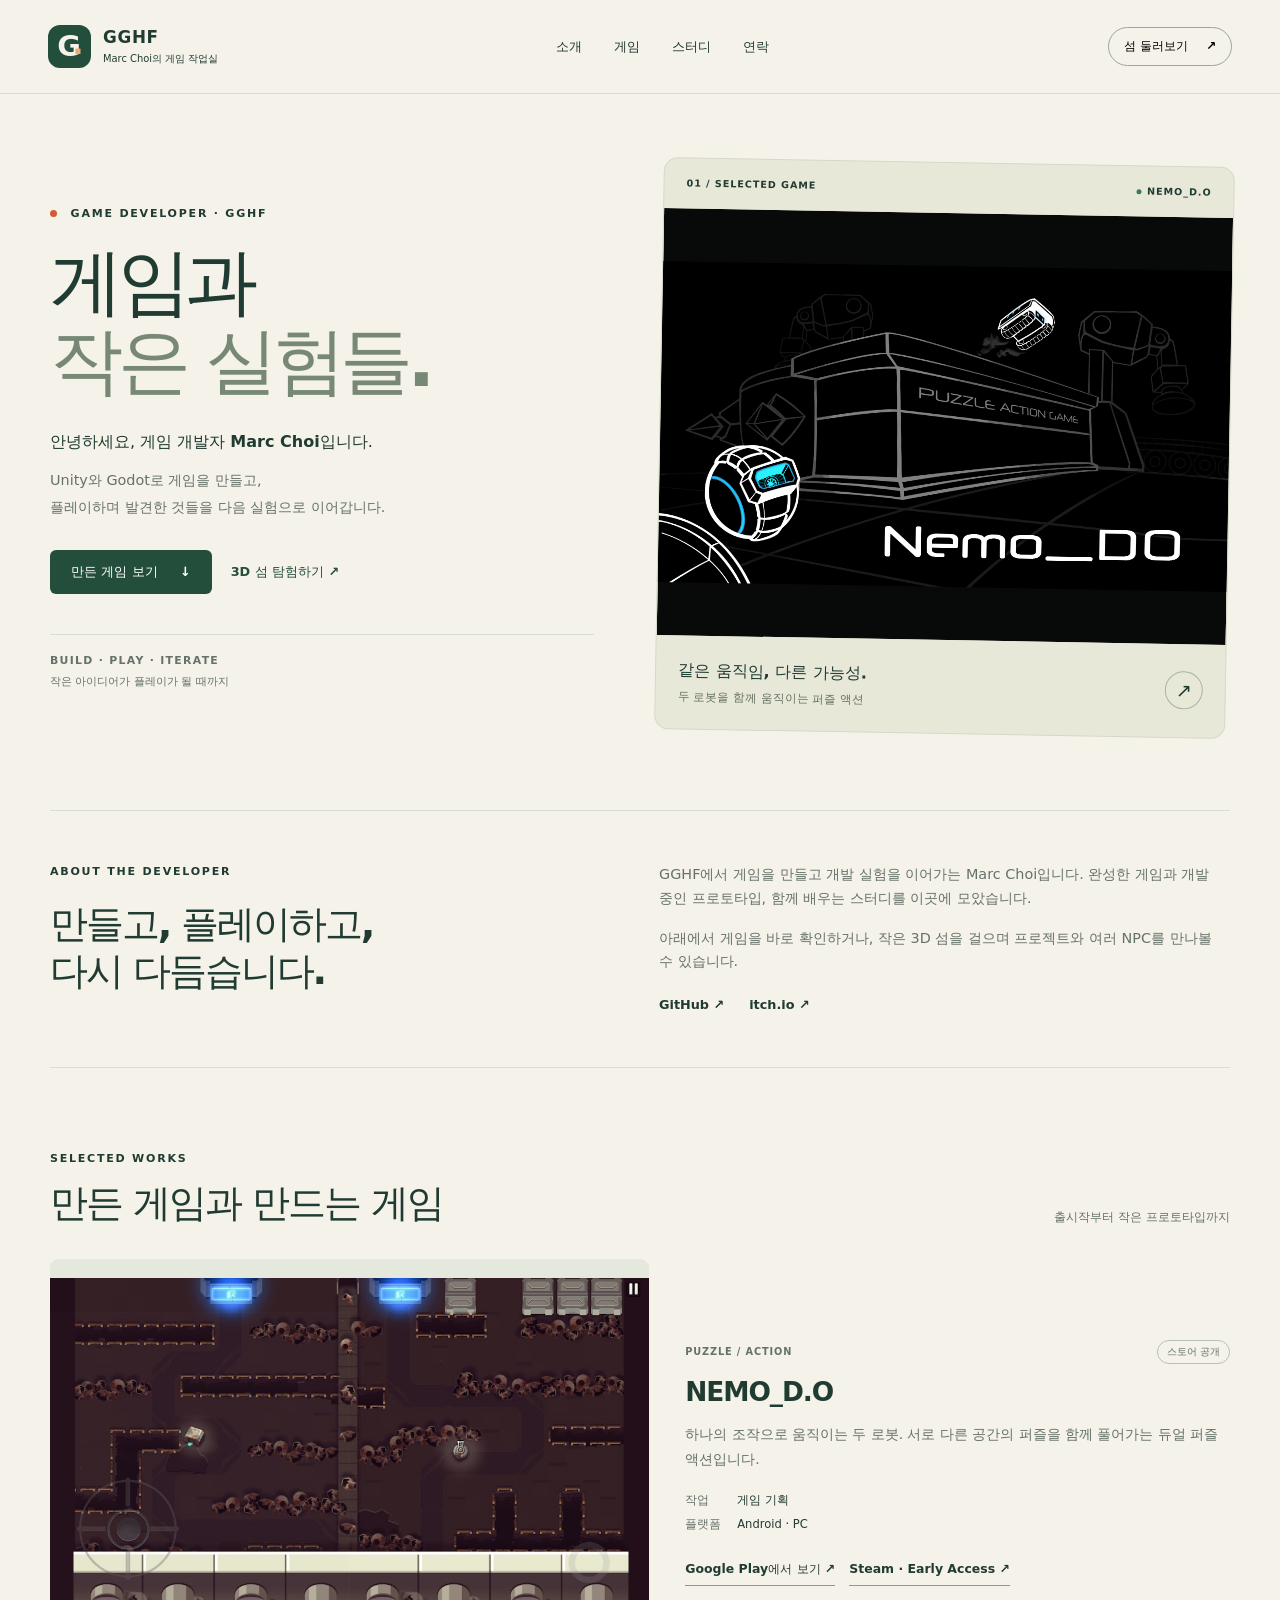
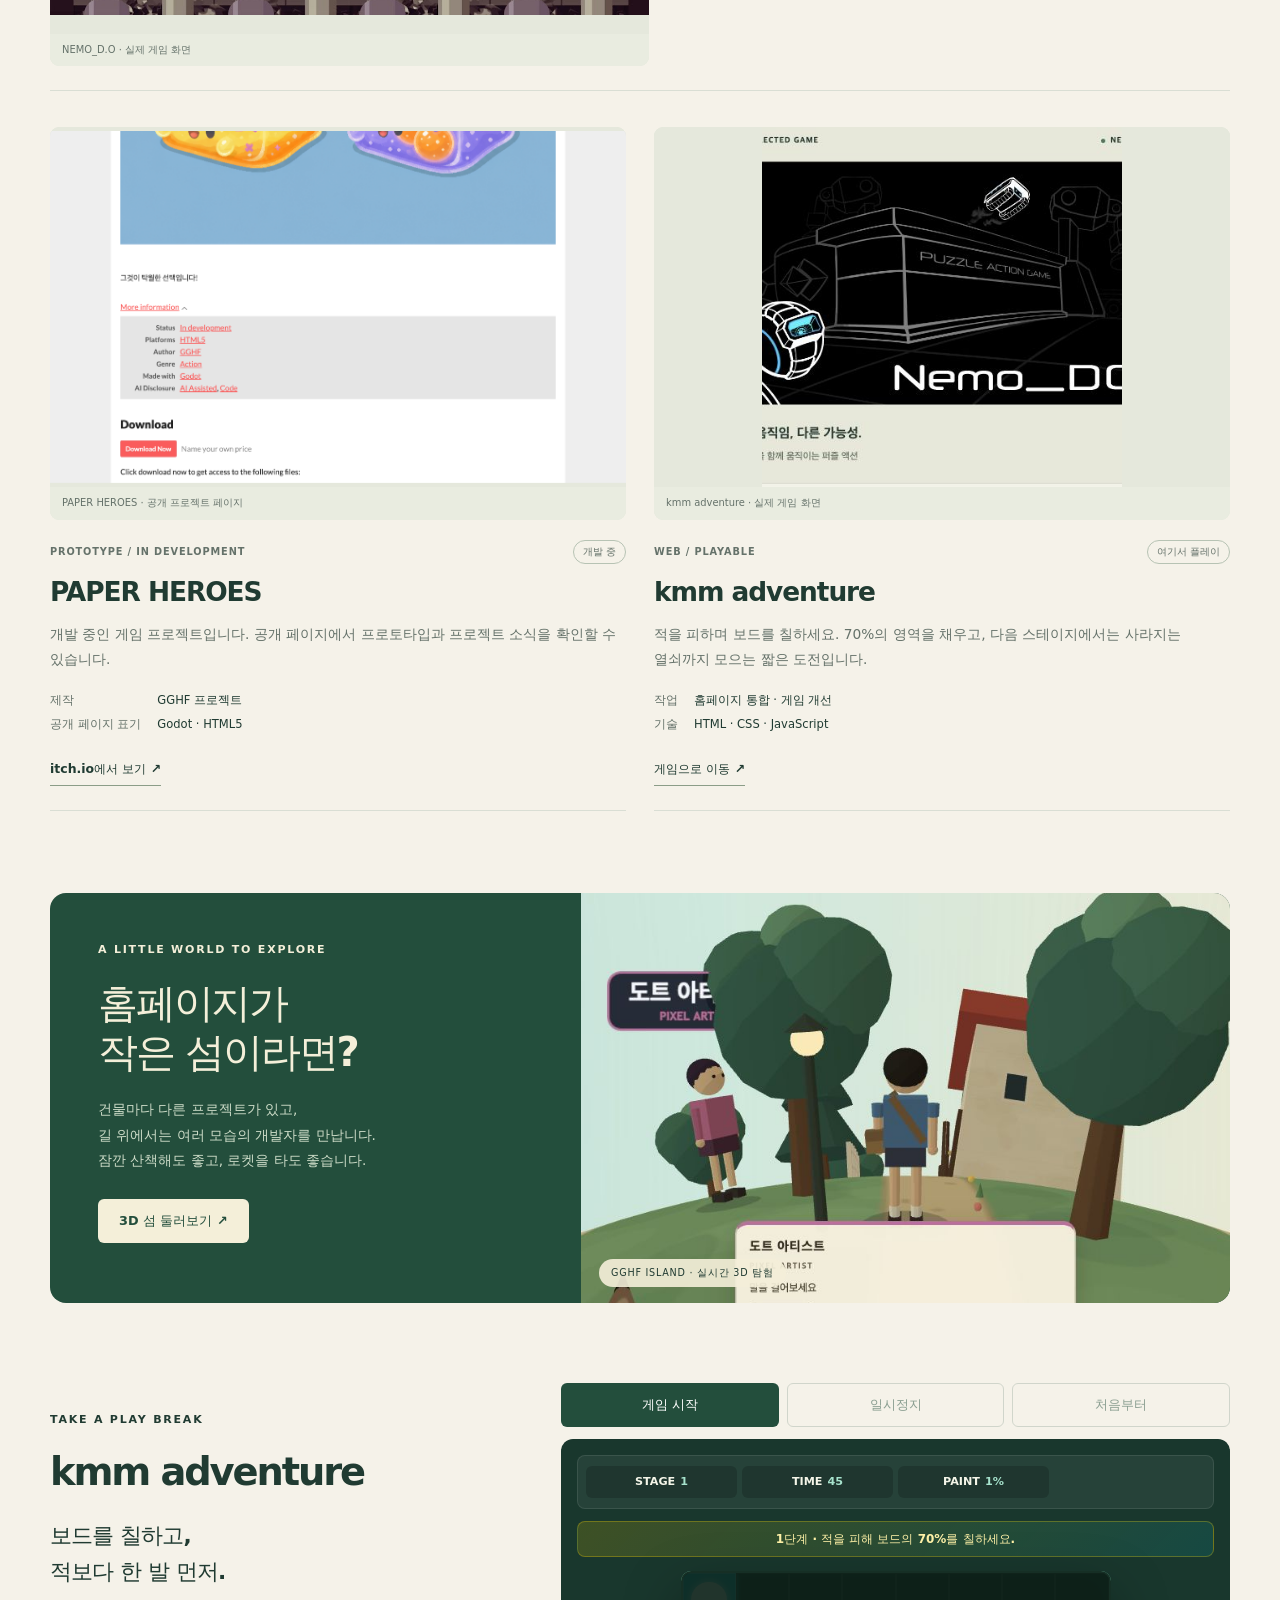
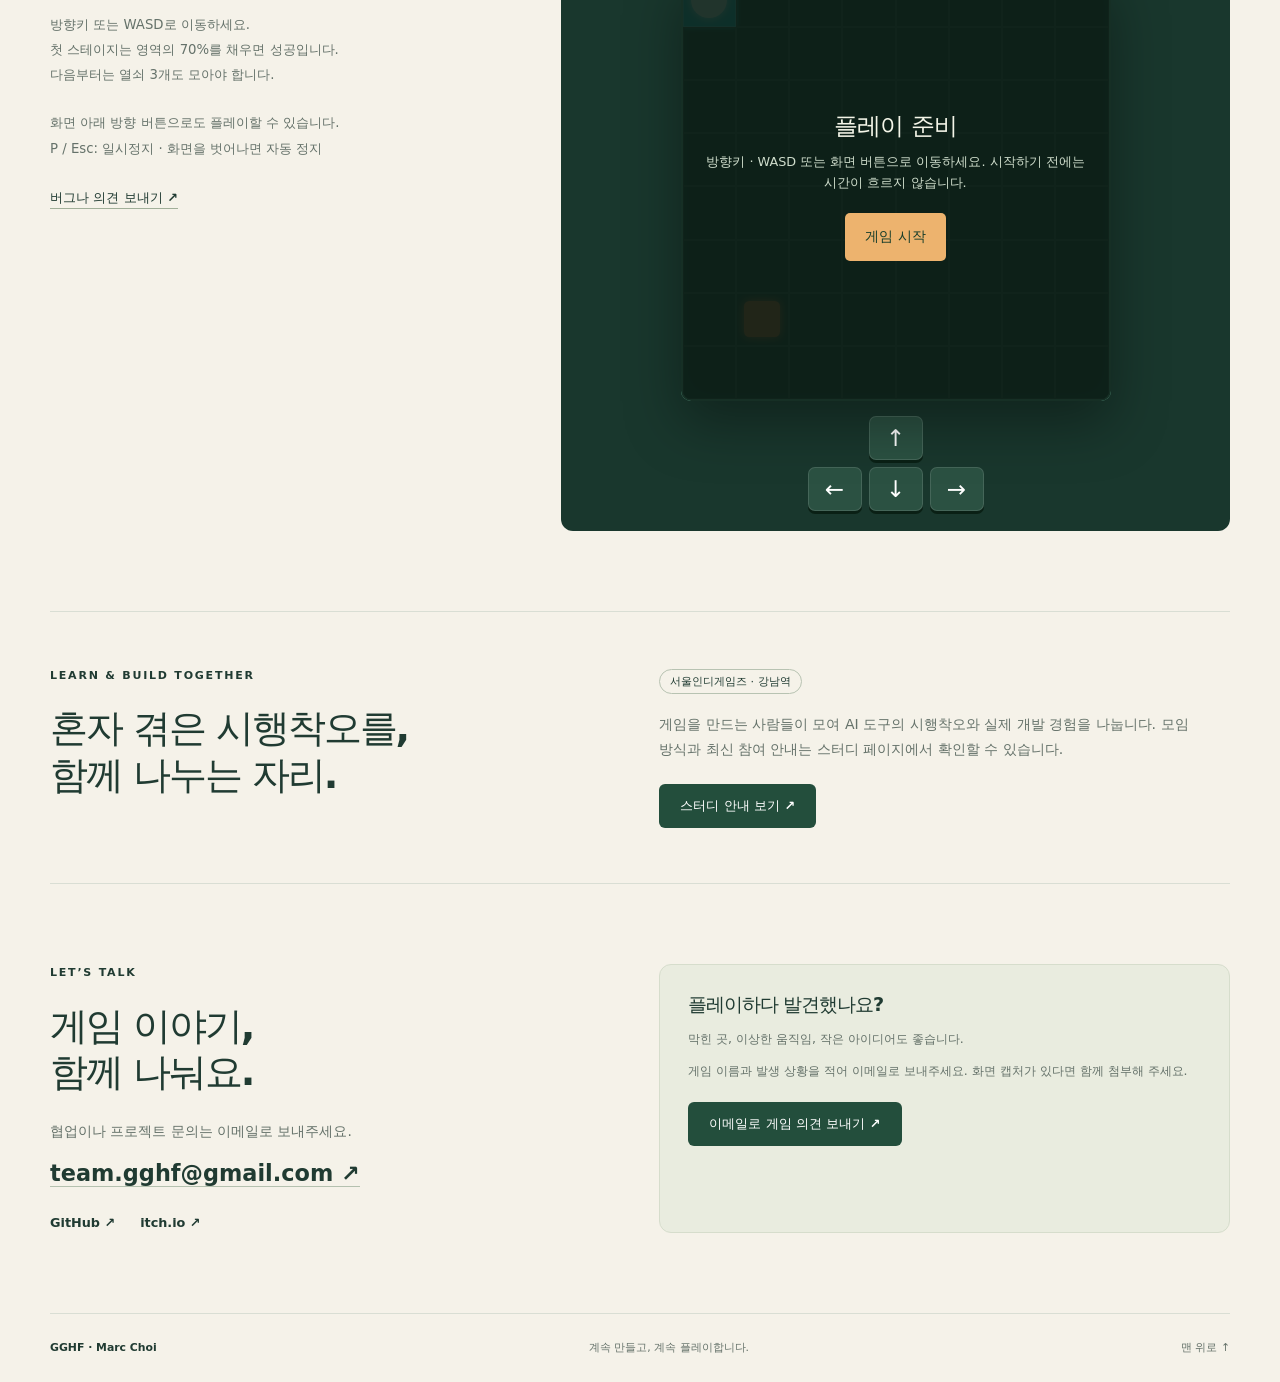
<file: index.html>
<!doctype html>
<html lang="ko">
<head>
  <meta charset="utf-8">
  <meta name="viewport" content="width=device-width, initial-scale=1">
  <meta name="theme-color" content="#f5f2e9">
  <title>Marc Choi · GGHF — 게임과 작은 실험들</title>
  <meta name="description" content="게임 개발자 Marc Choi와 GGHF의 홈페이지. NEMO_D.O, PAPER HEROES, 플레이 가능한 프로토타입과 3D 섬, 서울인디게임즈 스터디를 만나보세요.">
  <link rel="canonical" href="https://emptypizza.github.io/">
  <link rel="icon" href="assets/images/favicon.svg" type="image/svg+xml">
  <meta property="og:type" content="website">
  <meta property="og:locale" content="ko_KR">
  <meta property="og:title" content="Marc Choi · GGHF — 게임과 작은 실험들">
  <meta property="og:description" content="만들고, 플레이하고, 다시 다듬습니다. GGHF의 게임과 개발 실험을 둘러보세요.">
  <meta property="og:url" content="https://emptypizza.github.io/">
  <meta property="og:image" content="https://emptypizza.github.io/assets/images/og-marc-choi.jpg">
  <meta property="og:image:alt" content="GGHF 대표작 NEMO_D.O의 타이틀 이미지">
  <meta name="twitter:card" content="summary_large_image">
  <link rel="stylesheet" href="assets/css/site.css?v=20261027-6">
  <link rel="stylesheet" href="assets/css/game.css?v=20261027-6">
  <link rel="stylesheet" href="assets/css/island.css?v=20261027-6">
  <script type="importmap">{"imports":{"three":"https://cdn.jsdelivr.net/npm/three@0.161.0/build/three.module.js"}}</script>
  <script src="assets/data/content.js?v=20261027-6" defer></script>
  <script src="assets/js/game.js?v=20261027-6" defer></script>
  <script src="assets/js/hub.js?v=20261027-6" defer></script>
</head>
<body>
<a class="skip-link" href="#main">본문으로 건너뛰기</a>
<div class="site-shell">
  <header class="site-header">
    <a class="brand" href="#home" aria-label="GGHF 홈"><span class="brand-mark" aria-hidden="true">G<span>·</span></span><span>GGHF<small>Marc Choi의 게임 작업실</small></span></a>
    <nav aria-label="주 메뉴"><a href="#about">소개</a><a href="#projects">게임</a><a href="#study">스터디</a><a href="#contact">연락</a></nav>
    <button class="island-shortcut" data-open-island>섬 둘러보기 <span aria-hidden="true">↗</span></button>
  </header>
  <main id="main">
    <section class="intro section-wrap" id="home" aria-labelledby="intro-title">
      <div class="intro-copy">
        <p class="eyebrow"><span class="live-dot" aria-hidden="true"></span> GAME DEVELOPER · GGHF</p>
        <h1 id="intro-title">게임과<br><span>작은 실험들.</span></h1>
        <p class="intro-name">안녕하세요, 게임 개발자 <strong>Marc Choi</strong>입니다.</p>
        <p class="intro-description">Unity와 Godot로 게임을 만들고,<br>플레이하며 발견한 것들을 다음 실험으로 이어갑니다.</p>
        <div class="actions"><a class="button primary" href="#projects">만든 게임 보기 <span aria-hidden="true">↓</span></a><button class="button text-button" data-open-island>3D 섬 탐험하기 ↗</button></div>
        <div class="intro-note"><span>BUILD · PLAY · ITERATE</span><span>작은 아이디어가 플레이가 될 때까지</span></div>
      </div>
      <figure class="featured-visual">
        <div class="visual-heading"><span>01 / SELECTED GAME</span><span class="status-dot">NEMO_D.O</span></div>
        <a href="https://play.google.com/store/apps/details?id=com.GGHF.Nemo_DO" target="_blank" rel="noopener noreferrer" aria-label="NEMO_D.O Google Play에서 보기"><img src="assets/images/nemo-cover.jpg" width="1200" height="900" alt="NEMO_D.O의 두 로봇과 게임 타이틀" fetchpriority="high"></a>
        <figcaption><div><strong>같은 움직임, 다른 가능성.</strong><span>두 로봇을 함께 움직이는 퍼즐 액션</span></div><a href="#project-nemo" aria-label="NEMO_D.O 소개로 이동">↗</a></figcaption>
      </figure>
    </section>
    <section class="about section-wrap" id="about" aria-labelledby="about-title">
      <div><p class="eyebrow">ABOUT THE DEVELOPER</p><h2 id="about-title">만들고, 플레이하고,<br>다시 다듬습니다.</h2></div>
      <div class="about-copy"><p>GGHF에서 게임을 만들고 개발 실험을 이어가는 Marc Choi입니다. 완성한 게임과 개발 중인 프로토타입, 함께 배우는 스터디를 이곳에 모았습니다.</p><p>아래에서 게임을 바로 확인하거나, 작은 3D 섬을 걸으며 프로젝트와 여러 NPC를 만나볼 수 있습니다.</p><div class="plain-links"><a href="https://github.com/emptypizza" target="_blank" rel="noopener noreferrer">GitHub ↗</a><a href="https://gghf.itch.io" target="_blank" rel="noopener noreferrer">itch.io ↗</a></div></div>
    </section>
    <section class="projects section-wrap" id="projects" aria-labelledby="projects-title">
      <div class="section-heading"><div><p class="eyebrow">SELECTED WORKS</p><h2 id="projects-title">만든 게임과 만드는 게임</h2></div><span class="section-caption">출시작부터 작은 프로토타입까지</span></div>
      <div id="project-list" class="project-list"></div>
      <noscript><div class="no-script-projects"><h3>NEMO_D.O</h3><p>두 로봇을 동시에 움직이는 퍼즐 액션. <a href="https://play.google.com/store/apps/details?id=com.GGHF.Nemo_DO">Google Play에서 보기</a></p><h3>PAPER HEROES</h3><p>개발 중인 프로토타입. <a href="https://gghf.itch.io/paperers">itch.io 프로젝트 페이지</a></p><h3>kmm adventure</h3><p>브라우저 게임은 JavaScript를 켜면 플레이할 수 있습니다.</p></div></noscript>
    </section>
    <section class="island-feature section-wrap" id="island" aria-labelledby="island-title">
      <div class="island-feature-copy"><p class="eyebrow">A LITTLE WORLD TO EXPLORE</p><h2 id="island-title">홈페이지가<br>작은 섬이라면?</h2><p>건물마다 다른 프로젝트가 있고,<br>길 위에서는 여러 모습의 개발자를 만납니다.<br>잠깐 산책해도 좋고, 로켓을 타도 좋습니다.</p><button class="button light" data-open-island>3D 섬 둘러보기 ↗</button><p id="island-status" role="status" aria-live="polite"></p></div>
      <div class="island-preview"><img src="assets/images/island-preview-marc.png" alt="GGHF 작은 행성의 집과 캐릭터, 프로젝트 간판" loading="lazy" width="800" height="600"><span class="image-label">GGHF ISLAND · 실시간 3D 탐험</span></div>
    </section>
    <section class="play-section section-wrap" id="play" aria-labelledby="play-title">
      <div class="play-intro"><p class="eyebrow">TAKE A PLAY BREAK</p><h2 id="play-title">kmm adventure</h2><p class="lead">보드를 칠하고,<br>적보다 한 발 먼저.</p><p>방향키 또는 WASD로 이동하세요.<br>첫 스테이지는 영역의 70%를 채우면 성공입니다.<br>다음부터는 열쇠 3개도 모아야 합니다.</p><p class="control-note">화면 아래 방향 버튼으로도 플레이할 수 있습니다.<br>P / Esc: 일시정지 · 화면을 벗어나면 자동 정지</p><a class="underlined" href="#feedback">버그나 의견 보내기 ↗</a></div>
      <div class="game-shell">
        <div class="game-toolbar"><button class="button primary" id="game-start">게임 시작</button><button class="button secondary" id="game-pause" disabled>일시정지</button><button class="button secondary" id="game-restart">처음부터</button></div>
        <section class="play-card" aria-label="kmm adventure 게임">
          <div class="header"><div>STAGE <span id="stage-num">1</span></div><div>TIME <span id="time-display">45</span></div><div id="key-container" class="key-text">KEY <span id="key-display">0/3</span></div><div>PAINT <span id="score-display">1%</span></div></div>
          <p id="mission-text" class="mission-bar">시작 버튼을 눌러 도전하세요.</p>
          <div class="board-wrap"><div id="game-board" tabindex="0" role="group" aria-label="게임 보드. 시작 후 방향키 또는 WASD로 이동"></div><div id="overlay" role="status"><h3 id="result-title">준비됐나요?</h3><p id="result-desc">게임 시작 버튼을 눌러주세요.</p><button class="action-btn" id="overlay-btn">게임 시작</button></div></div>
          <div class="controls-area"><div class="d-pad"><span></span><button class="btn" type="button" data-move="up" aria-label="위로 이동">↑</button><span></span><button class="btn" type="button" data-move="left" aria-label="왼쪽 이동">←</button><button class="btn" type="button" data-move="down" aria-label="아래로 이동">↓</button><button class="btn" type="button" data-move="right" aria-label="오른쪽 이동">→</button></div></div>
        </section>
      </div>
    </section>
    <section class="study section-wrap" id="study" aria-labelledby="study-title"><div><p class="eyebrow">LEARN & BUILD TOGETHER</p><h2 id="study-title">혼자 겪은 시행착오를,<br>함께 나누는 자리.</h2></div><div><span class="small-tag">서울인디게임즈 · 강남역</span><p>게임을 만드는 사람들이 모여 AI 도구의 시행착오와 실제 개발 경험을 나눕니다. 모임 방식과 최신 참여 안내는 스터디 페이지에서 확인할 수 있습니다.</p><a class="button primary" data-study-link href="https://emptypizza.github.io/seoulindies/" target="_blank" rel="noopener noreferrer">스터디 안내 보기 ↗</a></div></section>
    <section class="contact section-wrap" id="contact" aria-labelledby="contact-title"><div class="contact-intro"><p class="eyebrow">LET’S TALK</p><h2 id="contact-title">게임 이야기,<br>함께 나눠요.</h2><p>협업이나 프로젝트 문의는 이메일로 보내주세요.</p><a class="email-link" href="mailto:team.gghf@gmail.com">team.gghf@gmail.com ↗</a><div class="plain-links"><a href="https://github.com/emptypizza" target="_blank" rel="noopener noreferrer">GitHub ↗</a><a href="https://gghf.itch.io" target="_blank" rel="noopener noreferrer">itch.io ↗</a></div></div>
      <section class="feedback-panel" id="feedback" aria-labelledby="feedback-title"><h3 id="feedback-title">플레이하다 발견했나요?</h3><p>막힌 곳, 이상한 움직임, 작은 아이디어도 좋습니다.</p><p>게임 이름과 발생 상황을 적어 이메일로 보내주세요. 화면 캡처가 있다면 함께 첨부해 주세요.</p><a class="button primary" href="mailto:team.gghf@gmail.com?subject=GGHF%20%EA%B2%8C%EC%9E%84%20%ED%94%BC%EB%93%9C%EB%B0%B1">이메일로 게임 의견 보내기 ↗</a></section>
    </section>
  </main>
  <footer class="site-footer section-wrap"><span>GGHF · Marc Choi</span><span>계속 만들고, 계속 플레이합니다.</span><a href="#home">맨 위로 ↑</a></footer>
</div>
<div id="village-screen" aria-label="GGHF 3D 섬">
  <div id="village-canvas-wrap"></div><div id="v-fade"></div>
  <div class="v-chip v-brand">GGHF ISLAND<small>Marc Choi의 작은 행성</small></div>
  <nav class="v-nav" aria-label="섬에서 홈페이지로 이동"><button data-leave-island="about">소개</button><button data-leave-island="projects">작품</button><button data-leave-island="study">스터디</button><button data-leave-island="contact">연락</button></nav>
  <button class="v-chip v-menu" id="v-menu" type="button">홈페이지 ↗</button>
  <button class="v-chip v-sound" id="v-sound" type="button" aria-label="섬 사운드 켜기" aria-pressed="false">🔇</button>
  <div class="v-chip v-hint"><span class="desktop-hint">WASD / 방향키로 이동 · E로 대화 · Esc로 홈페이지</span><span class="touch-hint">왼쪽 패드로 이동 · 가까이 가서 대화 버튼</span></div>
  <aside id="v-panel" role="dialog" aria-label="스팟 정보"><p class="vp-kor" id="vp-kor"></p><p class="vp-sub" id="vp-sub"></p><p class="vp-desc" id="vp-desc"></p><p class="vp-badge" id="vp-badge"></p><div id="vp-chat" role="log" aria-live="polite"></div><p id="vp-ai-notice" hidden>AI 대화는 Puter를 통해 전송됩니다. 이용 시 로그인과 사용량 결제가 필요할 수 있습니다.</p><form id="vp-chatform"><label class="sr-only" for="vp-input">메시지</label><input id="vp-input" maxlength="500" autocomplete="off" placeholder="짧은 메시지를 입력하세요"><button id="vp-send" type="submit">보내기</button></form><button id="v-act" type="button"></button></aside>
  <div id="v-joy" aria-label="이동 조이스틱"><div id="v-stick"></div></div><button id="v-int" type="button" aria-label="가까운 대상과 상호작용">대화</button>
</div>
</body>
</html>
</file>
<file: assets/css/site.css>
:root {
  --bg:#f5f2e9;
  --paper:#fffef9;
  --ink:#203b32;
  --muted:#65726a;
  --line:#d9ded4;
  --accent:#d55a30;
  --green:#234e3c;
  --cyan:#87d4bd;
  --gold:#f8d283;
  --panel-strong:#1a342c;
  --danger:#b82b20;
  --text:#203b32;
  font-family:Inter,'Apple SD Gothic Neo','Malgun Gothic',system-ui,sans-serif;
  color:var(--ink);
  background:var(--bg);
  font-synthesis:none
}
* {
  box-sizing:border-box
}
html {
  scroll-behavior:smooth;
  scroll-padding-top:110px
}
body {
  margin:0;
  line-height:1.65;
  word-break:keep-all;
  overflow-wrap:anywhere
}
button,input,textarea {
  font:inherit
}
button,a {
  -webkit-tap-highlight-color:transparent
}
button {
  cursor:pointer
}
button:disabled {
  cursor:not-allowed;
  opacity:.5
}
a {
  color:inherit;
  text-decoration:none
}
img {
  max-width:100%;
  display:block
}
h1,h2,h3,p,figure {
  margin:0
}
h1,h2,h3 {
  line-height:1.22;
  letter-spacing:-.055em
}
h2 {
  font-size:clamp(1.7rem,3vw,2.6rem)
}
button:focus-visible,a:focus-visible,input:focus-visible,textarea:focus-visible,[tabindex]:focus-visible {
  outline:3px solid var(--accent);
  outline-offset:5px
}
.section-wrap {
  width:min(1180px,calc(100% - 96px));
  margin-inline:auto
}
.eyebrow {
  font-size:.69rem;
  font-weight:800;
  letter-spacing:.16em;
  margin-bottom:20px
}
.site-header {
  width:min(1280px,100%);
  margin:auto;
  display:flex;
  align-items:center;
  justify-content:space-between;
  gap:20px;
  padding:25px 48px;
  border-bottom:1px solid var(--line)
}
.brand {
  display:flex;
  align-items:center;
  gap:12px;
  font-size:1.05rem;
  font-weight:900;
  letter-spacing:.04em;
  line-height:1.1
}
.brand small {
  display:block;
  font-size:.62rem;
  font-weight:500;
  letter-spacing:0;
  margin-top:7px
}
.brand-mark {
  background:var(--green);
  color:var(--bg);
  width:43px;
  height:43px;
  display:grid;
  place-content:center;
  font-size:1.8rem;
  border-radius:12px;
  position:relative
}
.brand-mark span {
  position:absolute;
  right:7px;
  bottom:0;
  color:#efaa6d
}
.site-header nav {
  display:flex;
  gap:32px;
  font-size:.83rem;
  font-weight:650
}
.site-header nav a {
  padding:10px 0
}
.site-header nav a:hover,.plain-links a:hover {
  color:var(--accent)
}
.island-shortcut {
  background:transparent;
  border:1px solid #9aa89b;
  border-radius:24px;
  padding:9px 15px;
  font-size:.75rem;
  font-weight:700;
  white-space:nowrap
}
.island-shortcut span {
  margin-left:14px
}
.intro {
  padding-block:68px 76px;
  display:grid;
  grid-template-columns:1fr 1.05fr;
  gap:65px;
  align-items:center
}
.live-dot {
  display:inline-block;
  width:7px;
  height:7px;
  background:var(--accent);
  border-radius:50%;
  margin-right:8px
}
h1 {
  font-size:clamp(3rem,5.7vw,5.3rem);
  line-height:1.08;
  letter-spacing:-.075em;
  font-weight:800
}
h1 span {
  color:#778877
}
.intro-name {
  margin-top:28px;
  font-size:1rem
}
.intro-description {
  margin-top:12px;
  color:var(--muted);
  font-size:.9rem;
  line-height:1.85
}
.actions {
  display:flex;
  flex-wrap:wrap;
  align-items:center;
  gap:18px;
  margin-top:30px
}
.button {
  display:inline-flex;
  align-items:center;
  justify-content:center;
  gap:22px;
  min-height:44px;
  padding:12px 20px;
  border:1px solid transparent;
  border-radius:6px;
  font-size:.8rem;
  font-weight:700;
  line-height:1.3;
  transition:background .15s,transform .15s
}
.button.primary {
  background:var(--green);
  color:#fff
}
.button.primary:hover {
  background:#153a2b
}
.button.secondary {
  background:transparent;
  border-color:#adbaae;
  color:var(--green)
}
.button.text-button {
  background:transparent;
  padding-inline:0;
  color:var(--green)
}
.button.light {
  background:#f4efd9;
  color:var(--green)
}
.intro-note {
  margin-top:40px;
  border-top:1px solid var(--line);
  padding-top:17px;
  display:flex;
  flex-direction:column;
  gap:3px;
  font-size:.68rem;
  color:var(--muted)
}
.intro-note span:first-child {
  letter-spacing:.12em;
  font-weight:700
}
.featured-visual {
  background:#e7e8d8;
  border:1px solid #d4d9cb;
  border-radius:14px;
  overflow:hidden;
  transform:rotate(1deg)
}
.visual-heading {
  display:flex;
  justify-content:space-between;
  gap:12px;
  padding:17px 22px;
  font-size:.6rem;
  letter-spacing:.1em;
  font-weight:800
}
.status-dot:before {
  content:'';
  display:inline-block;
  width:5px;
  height:5px;
  background:#387b59;
  border-radius:50%;
  margin-right:6px
}
.featured-visual img {
  width:100%;
  height:auto;
  aspect-ratio:4/3;
  object-fit:cover
}
.featured-visual figcaption {
  display:flex;
  justify-content:space-between;
  align-items:center;
  padding:22px;
  gap:14px
}
.featured-visual strong {
  display:block;
  font-size:1rem
}
.featured-visual figcaption span {
  font-size:.72rem;
  display:block;
  color:#637062;
  margin-top:4px
}
.featured-visual figcaption a {
  width:38px;
  height:38px;
  border:1px solid #a8b5a3;
  border-radius:50%;
  display:grid;
  place-items:center;
  font-size:1.2rem
}
.about {
  border-block:1px solid var(--line);
  padding-block:52px;
  display:grid;
  grid-template-columns:1fr 1.1fr;
  gap:90px
}
.about-copy {
  font-size:.9rem;
  color:var(--muted)
}
.about-copy p+p {
  margin-top:16px
}
.plain-links {
  display:flex;
  gap:25px;
  font-size:.8rem;
  font-weight:700;
  color:var(--ink);
  margin-top:20px
}
.projects {
  padding-block:82px
}
.section-heading {
  display:flex;
  justify-content:space-between;
  align-items:flex-end;
  gap:20px;
  margin-bottom:32px
}
.section-heading .eyebrow {
  margin-bottom:12px
}
.section-caption {
  font-size:.76rem;
  color:var(--muted)
}
.project-list {
  display:grid;
  grid-template-columns:1fr 1fr;
  gap:36px 28px
}
.project {
  border-bottom:1px solid var(--line);
  padding-bottom:24px;
  min-width:0
}
.project:first-child {
  grid-column:1/-1;
  display:grid;
  grid-template-columns:1.1fr 1fr;
  gap:36px;
  align-items:center
}
.project-image {
  background:#e5e8dc;
  position:relative;
  border-radius:9px;
  overflow:hidden
}
.project-image img {
  width:100%;
  aspect-ratio:16/10;
  object-fit:cover
}
.project-image figcaption {
  font-size:.62rem;
  padding:8px 12px;
  color:var(--muted);
  background:#e9ece0
}
.project-info {
  padding-top:20px
}
.project:first-child .project-info {
  padding-top:0
}
.project-kicker {
  display:flex;
  justify-content:space-between;
  gap:10px;
  align-items:center;
  color:var(--muted);
  font-size:.61rem;
  letter-spacing:.09em;
  font-weight:700
}
.project-status {
  border:1px solid #b7c3b4;
  border-radius:20px;
  padding:3px 9px;
  letter-spacing:0;
  white-space:nowrap
}
.project h3 {
  font-size:1.65rem;
  margin-top:12px;
  letter-spacing:-.04em
}
.project-description {
  font-size:.86rem;
  color:var(--muted);
  margin-top:14px;
  line-height:1.8
}
.project dl {
  margin:20px 0;
  display:grid;
  grid-template-columns:auto 1fr;
  gap:5px 16px;
  font-size:.72rem
}
.project dt {
  color:var(--muted)
}
.project dd {
  margin:0
}
.project-actions {
  display:flex;
  flex-wrap:wrap;
  gap:14px;
  font-size:.78rem;
  font-weight:750
}
.project-actions a {
  border-bottom:1px solid #8b9d88;
  padding-block:5px
}
.island-feature {
  display:grid;
  grid-template-columns:.9fr 1.1fr;
  background:var(--green);
  border-radius:16px;
  color:#f4efd9;
  overflow:hidden;
  margin-bottom:80px
}
.island-feature-copy {
  padding:48px
}
.island-feature h2 {
  font-size:2.5rem
}
.island-feature p:not(.eyebrow) {
  font-size:.85rem;
  color:#ccdbc7;
  margin:20px 0 25px;
  line-height:1.9
}
.island-feature #island-status {
  margin:12px 0 0;
  font-size:.73rem
}
.island-preview {
  position:relative;
  min-height:360px;
  overflow:hidden
}
.island-preview img {
  height:100%;
  width:100%;
  object-fit:cover
}
.image-label {
  position:absolute;
  bottom:16px;
  left:18px;
  background:#f4efd9e8;
  padding:6px 12px;
  border-radius:20px;
  font-size:.6rem;
  letter-spacing:.08em;
  color:var(--ink)
}
.play-section {
  display:grid;
  grid-template-columns:.8fr 1.2fr;
  gap:65px;
  padding-bottom:80px;
  align-items:start
}
.play-intro {
  padding-top:28px
}
.play-intro .lead {
  font-size:1.35rem;
  font-weight:600;
  letter-spacing:-.04em;
  margin:22px 0
}
.play-intro p:not(.lead):not(.eyebrow) {
  font-size:.83rem;
  color:var(--muted);
  line-height:1.9
}
.play-intro .control-note {
  margin:23px 0
}
.underlined {
  font-size:.8rem;
  font-weight:700;
  border-bottom:1px solid #a1af99;
  padding-bottom:3px
}
.game-shell {
  min-width:0
}
.game-toolbar {
  display:flex;
  gap:8px;
  flex-wrap:wrap;
  margin-bottom:12px
}
.game-toolbar .button {
  padding:10px 14px;
  flex:1
}
.study {
  padding-block:55px;
  border-block:1px solid var(--line);
  display:grid;
  grid-template-columns:1fr 1.1fr;
  gap:90px
}
.study p:not(.eyebrow) {
  font-size:.88rem;
  color:var(--muted);
  margin:18px 0 22px;
  line-height:1.8
}
.small-tag {
  font-size:.7rem;
  border:1px solid #b8c3b2;
  padding:5px 10px;
  border-radius:20px
}
.contact {
  padding-block:80px;
  display:grid;
  grid-template-columns:1fr 1.1fr;
  gap:90px
}
.contact-intro>p:not(.eyebrow) {
  font-size:.86rem;
  color:var(--muted);
  margin:24px 0 12px
}
.email-link {
  font-size:clamp(1rem,2vw,1.4rem);
  font-weight:700;
  border-bottom:1px solid #b4c1af
}
.feedback-panel {
  background:#e9ecdf;
  border:1px solid #d6ddcc;
  border-radius:12px;
  padding:28px
}
.feedback-panel h3 {
  font-size:1.2rem
}
.feedback-panel p {
  font-size:.78rem;
  color:var(--muted);
  margin-top:12px
}
.feedback-panel .button {
  margin-top:20px
}
.site-footer {
  display:flex;
  justify-content:space-between;
  gap:20px;
  border-top:1px solid var(--line);
  padding-block:25px;
  font-size:.68rem;
  color:var(--muted)
}
.site-footer span:first-child {
  font-weight:800;
  color:var(--ink)
}
.sr-only {
  position:absolute!important;
  width:1px;
  height:1px;
  padding:0;
  margin:-1px;
  overflow:hidden;
  clip:rect(0,0,0,0);
  white-space:nowrap;
  border:0
}
.skip-link {
  position:fixed;
  top:-100px;
  left:20px;
  z-index:999;
  background:var(--ink);
  color:white;
  padding:12px
}
.skip-link:focus {
  top:10px
}
.no-script-projects {
  padding:20px;
  border:1px solid var(--line)
}
.no-script-projects p {
  margin:10px 0 25px
}
@media(max-width:950px) {
  .section-wrap {
    width:calc(100% - 56px)
  }
  .site-header {
    padding:20px 28px
  }
  .site-header nav {
    gap:20px
  }
  .intro {
    gap:30px;
    padding-block:50px
  }
  .about,.study,.contact {
    gap:40px
  }
  .intro-note {
    margin-top:28px
  }
  .island-feature-copy {
    padding:32px
  }
  .island-feature h2 {
    font-size:2.1rem
  }
  .play-section {
    gap:28px
  }
  .project:first-child {
    gap:24px
  }
}
@media(max-width:650px) {
  html {
    scroll-padding-top:28px
  }
  .section-wrap {
    width:calc(100% - 36px)
  }
  .site-header {
    padding:16px 18px;
    flex-wrap:wrap;
    gap:18px
  }
  .brand small {
    font-size:.6rem
  }
  .site-header nav {
    order:3;
    width:100%;
    justify-content:space-between;
    border-top:1px solid var(--line);
    padding-top:8px
  }
  .site-header nav a {
    padding:4px 10px
  }
  .island-shortcut {
    margin-left:auto;
    font-size:.7rem
  }
  .intro {
    grid-template-columns:1fr;
    padding-block:38px 45px;
    gap:32px
  }
  .intro h1 {
    font-size:3.5rem
  }
  .intro-name {
    font-size:.92rem;
    margin-top:22px
  }
  .intro-description {
    font-size:.85rem
  }
  .intro-note {
    display:none
  }
  .featured-visual {
    transform:none
  }
  .featured-visual img {
    max-height:290px;
    object-position:center
  }
  .about,.study,.contact {
    grid-template-columns:1fr;
    gap:24px;
    padding-block:40px
  }
  .eyebrow {
    margin-bottom:14px
  }
  .projects {
    padding-block:44px
  }
  .section-heading {
    display:block;
    margin-bottom:24px
  }
  .section-caption {
    display:block;
    margin-top:12px
  }
  .project-list {
    grid-template-columns:1fr;
    gap:32px
  }
  .project:first-child {
    grid-column:auto;
    display:block
  }
  .project:first-child .project-info {
    padding-top:20px
  }
  .project h3 {
    font-size:1.55rem
  }
  .island-feature {
    grid-template-columns:1fr;
    margin-bottom:44px
  }
  .island-feature-copy {
    padding:30px
  }
  .island-feature h2 {
    font-size:2.2rem
  }
  .island-preview {
    min-height:240px;
    max-height:300px
  }
  .play-section {
    grid-template-columns:1fr;
    gap:24px;
    padding-bottom:44px
  }
  .play-intro {
    padding:0
  }
  .play-intro .lead {
    margin:16px 0;
    font-size:1.2rem
  }
  .play-intro .lead br {
    display:none
  }
  .game-toolbar .button {
    font-size:.72rem;
    padding-inline:8px;
    gap:4px
  }
  .feedback-panel {
    padding:22px
  }
  .site-footer {
    flex-wrap:wrap;
    gap:10px
  }
  .site-footer span:nth-child(2) {
    order:3;
    width:100%
  }
}
@media(prefers-reduced-motion:reduce) {
  html {
    scroll-behavior:auto
  }
  *,*::before,*::after {
    animation-duration:.01ms!important;
    transition-duration:.01ms!important;
    animation-iteration-count:1!important
  }
}
/* Preserve complete game artwork at every breakpoint. */
.featured-visual img {
  object-fit:contain;
  background:#080a09
}
.project-image img {
  height:auto;
  object-fit:contain;
  background:#e5e8dc
}
.island-preview img {
  position:absolute;
  inset:0
}
</file>
<file: assets/css/game.css>
.header  {
  width: 100%;
  min-height: 54px;
  display: grid;
  grid-template-columns: repeat(4, 1fr);
  gap: 8px;
  align-items: center;
  padding: 8px;
  border-radius: 20px;
  background: rgba(255,255,255,0.06);
  border: 1px solid rgba(255,255,255,0.09);
  font-weight: 900;
  font-size: 0.92rem;
  z-index: 10;
}
.header > div  {
  min-height: 38px;
  display: flex;
  align-items: center;
  justify-content: center;
  border-radius: 14px;
  background: rgba(0,0,0,0.18);
  text-align: center;
  white-space: nowrap;
}
.highlight  {
  color: var(--cyan);
}
.key-text  {
  color: var(--gold);
  display: none;
}
.mission-bar  {
  width: 100%;
  margin: 12px 0 14px;
  background: linear-gradient(135deg, rgba(255,215,0,0.16), rgba(0,229,255,0.10));
  border: 1px solid rgba(255,215,0,0.28);
  color: #fff2a8;
  text-align: center;
  padding: 10px 12px;
  border-radius: 17px;
  font-size: 0.94rem;
  font-weight: 800;
  transition: all 0.3s;
}
#game-board  {
  display: grid;
  width: min(88vw, 430px);
  height: min(88vw, 430px);
  max-width: 430px;
  max-height: 430px;
  margin: 0 auto 14px;
  border: 4px solid rgba(0,229,255,0.28);
  border-radius: 24px;
  overflow: hidden;
  background: #000;
  position: relative;
  box-shadow: inset 0 0 30px rgba(0,229,255,0.08), 0 22px 55px rgba(0,0,0,0.35);
}
.cell  {
  border: 1px solid #222;
  box-sizing: border-box;
  display: flex;
  justify-content: center;
  align-items: center;
}
.painted  {
  background-color: #00bcd4;
  box-shadow: 0 0 5px #00bcd4;
  border: 1px solid #4dd0e1;
  transition: background-color 0.1s;
}
.player  {
  background-color: #ffffff;
  border-radius: 50%;
  box-shadow: 0 0 10px #ffffff;
  z-index: 10;
  width: 70%;
  height: 70%;
}
.enemy  {
  background-color: #ff3d00;
  border-radius: 15%;
  box-shadow: 0 0 10px #ff3d00;
  z-index: 5;
  width: 70%;
  height: 70%;
  transition: all 0.2s ease-in-out;
}
.gold-key  {
  width: 60%;
  height: 60%;
  background-color: #ffd700;
  border-radius: 50%;
  box-shadow: 0 0 15px #ffd700;
  z-index: 8;
  animation: key-lifetime 3s forwards;
}
@keyframes key-lifetime  {
  0%  {
    opacity: 0;
    transform: scale(0.5);
  }
  10%  {
    opacity: 1;
    transform: scale(1);
  }
  70%  {
    opacity: 1;
    transform: scale(1);
  }
  80%  {
    opacity: 0.5;
  }
  90%  {
    opacity: 1;
  }
  100%  {
    opacity: 0;
    transform: scale(0);
  }
}
.controls-area  {
  display: flex;
  align-items: center;
  justify-content: center;
  width: 100%;
  padding: 8px 0 4px;
}
.d-pad  {
  display: grid;
  grid-template-columns: 78px 78px 78px;
  grid-template-rows: 70px 70px;
  gap: 10px;
}
.btn  {
  background: linear-gradient(180deg, #374151, #1f2937);
  border: 1px solid rgba(255,255,255,0.12);
  border-radius: 18px;
  color: white;
  font-size: 28px;
  display: flex;
  align-items: center;
  justify-content: center;
  box-shadow: 0 6px 0 #090b12, 0 0 18px rgba(0,229,255,0.08);
  cursor: pointer;
  touch-action: manipulation;
}
.btn:active  {
  background: #4b5563;
  box-shadow: 0 2px 0 #090b12;
  transform: translateY(4px);
}
#overlay  {
  position: absolute;
  top: 0;
  left: 0;
  width: 100%;
  height: 100%;
  background: rgba(0,0,0,0.9);
  display: flex;
  flex-direction: column;
  justify-content: center;
  align-items: center;
  z-index: 100;
  display: none;
  padding: 20px;
  text-align: center;
}
button.action-btn  {
  margin-top: 30px;
  padding: 15px 40px;
  font-size: 1.4rem;
  background: #00e5ff;
  color: #000;
  border: none;
  border-radius: 50px;
  font-weight: bold;
  box-shadow: 0 0 15px #00e5ff;
  cursor: pointer;
}
/* The board keeps its arcade character inside the warm portfolio. */
.play-card {
  padding:16px;
  background:#19372d;
  color:#f4f5e8;
  border-radius:12px;
  position:relative
}
.play-card .header {
  grid-template-columns:repeat(4,minmax(0,1fr));
  font-size:.7rem;
  gap:5px;
  border-radius:8px
}
.play-card .header>div {
  gap:5px;
  border-radius:6px;
  min-height:32px
}
.play-card .header span {
  color:#a7e3cd
}
.play-card .mission-bar {
  font-size:.75rem;
  border-radius:8px;
  padding:8px;
  line-height:1.5
}
.board-wrap {
  position:relative;
  max-width:430px;
  margin:auto
}
#game-board {
  width:100%;
  height:auto;
  aspect-ratio:1;
  border-radius:10px;
  margin-bottom:0;
  border:2px solid #74bda2
}
.play-card #overlay {
  border-radius:10px;
  background:rgba(15,35,27,.92);
  z-index:15
}
.play-card #result-title {
  font-size:1.5rem;
  letter-spacing:-.035em
}
.play-card #result-desc {
  font-size:.8rem;
  color:#cfddcc;
  margin-top:10px
}
.play-card .action-btn {
  margin-top:20px;
  font-size:.88rem;
  padding:12px 20px;
  border-radius:5px;
  background:#edb36e;
  box-shadow:none;
  color:#183e2b
}
.play-card .d-pad {
  grid-template-columns:54px 54px 54px;
  grid-template-rows:44px 44px;
  gap:7px
}
.play-card .btn {
  font-size:23px;
  border-radius:7px;
  background:#2b5142;
  box-shadow:0 3px 0 #0a2015;
  line-height:1
}
.play-card .controls-area {
  padding-top:15px
}
.time-low {
  color:#ff9f84!important
}
.play-card .fb-overlay-link {
  font-size:.72rem;
  color:#e6d7ba;
  background:transparent;
  border:0;
  border-bottom:1px solid #8fa58b;
  margin-top:14px
}
.gold-key {
  animation:none
}
.play-card .key-text {
  color:#f8d283
}
@media(max-width:380px) {
  .play-card {
    padding:10px
  }
  .play-card .header {
    font-size:.62rem;
    gap:3px
  }
}
</file>
<file: assets/css/island.css>
/* ================= GGHF ISLAND : 지브리풍 작은 행성 (오버레이 레이어) ================= */
body.in-village  {
  overflow: hidden;
  height: 100vh;
}
body.in-village .site-shell  {
  display: none;
}
#village-screen  {
  display: none;
  position: fixed;
  inset: 0;
  z-index: 40;
  background: linear-gradient(180deg, #9fd3d4 0%, #f7e6c6 100%);
}
body.in-village #village-screen  {
  display: block;
}
#village-canvas-wrap, #village-canvas-wrap canvas  {
  position: absolute;
  inset: 0;
  width: 100%;
  height: 100%;
}
#v-fade  {
  position: absolute;
  inset: 0;
  background: #04050c;
  opacity: 0;
  pointer-events: none;
  z-index: 35;
}
.v-chip  {
  position: absolute;
  background: rgba(249,241,222,0.94);
  border: 1.5px solid rgba(58,47,34,0.25);
  border-radius: 14px;
  box-shadow: 0 3px 14px rgba(58,47,34,0.18);
  color: #3a2f22;
  font-family: 'Segoe UI', 'Apple SD Gothic Neo', system-ui, sans-serif;
}
.v-brand  {
  top: 12px;
  left: 14px;
  padding: 9px 14px;
  font-weight: 800;
  letter-spacing: 0.09em;
  font-size: 0.88rem;
  z-index: 20;
  pointer-events: none;
}
.v-brand small  {
  display: block;
  color: #6b5c48;
  font-size: 0.62rem;
  font-weight: 600;
  letter-spacing: 0.14em;
  margin-top: 2px;
}
.v-menu  {
  top: 12px;
  right: 12px;
  padding: 9px 14px;
  font-size: 0.78rem;
  font-weight: 700;
  cursor: pointer;
  z-index: 20;
}
.v-sound  {
  top: 56px;
  right: 12px;
  padding: 7px 11px;
  font-size: 1.05rem;
  line-height: 1;
  cursor: pointer;
  z-index: 20;
}
.v-sound:active  {
  transform: translateY(1px);
}
.v-menu:active  {
  transform: translateY(1px);
}
.v-hint  {
  top: 64px;
  left: 50%;
  transform: translateX(-50%);
  padding: 6px 14px;
  font-size: 0.72rem;
  color: #6b5c48;
  white-space: nowrap;
  pointer-events: none;
  z-index: 20;
}
#v-panel  {
  position: absolute;
  left: 50%;
  bottom: 118px;
  transform: translateX(-50%);
  width: min(420px, 92vw);
  background: rgba(249,241,222,0.96);
  border: 1.5px solid rgba(58,47,34,0.25);
  border-top: 5px solid #2e8b83;
  border-radius: 16px;
  box-shadow: 0 10px 30px rgba(58,47,34,0.25);
  padding: 14px 16px;
  display: none;
  box-sizing: border-box;
  z-index: 25;
  color: #3a2f22;
}
#v-panel.show  {
  display: block;
}
#v-panel .vp-kor  {
  margin: 0 0 2px;
  font-weight: 900;
  font-size: 1.02rem;
  letter-spacing: 0.04em;
}
#v-panel .vp-sub  {
  margin: 0 0 8px;
  font-size: 0.64rem;
  font-weight: 700;
  letter-spacing: 0.13em;
  color: #6b5c48;
  text-transform: uppercase;
}
#v-panel .vp-desc  {
  margin: 0 0 10px;
  font-size: 0.82rem;
  line-height: 1.55;
  color: #4c4132;
}
#v-panel .vp-badge  {
  margin: 0 0 10px;
  font-size: 0.68rem;
  line-height: 1.5;
  color: #8a6a1f;
  display: none;
}
#v-act  {
  font-weight: 800;
  font-size: 0.85rem;
  padding: 10px 18px;
  border: none;
  border-radius: 10px;
  background: #3a2f22;
  color: #f7eeda;
  box-shadow: 0 3px 0 rgba(0,0,0,0.35);
  cursor: pointer;
  display: none;
}
#v-act:active  {
  transform: translateY(2px);
  box-shadow: 0 1px 0 rgba(0,0,0,0.35);
}
#vp-chat  {
  display: none;
  max-height: 180px;
  overflow-y: auto;
  margin: 0 0 10px;
  padding-right: 4px;
}
#v-panel.ai-chat #vp-chat  {
  display: block;
}
#vp-chat .msg  {
  margin: 0 0 6px;
  padding: 7px 10px;
  border-radius: 10px;
  font-size: 0.8rem;
  line-height: 1.5;
  max-width: 88%;
  white-space: pre-wrap;
  word-break: break-word;
}
#vp-chat .msg-user  {
  background: rgba(58,47,34,0.12);
  margin-left: auto;
  text-align: right;
}
#vp-chat .msg-ai  {
  background: rgba(46,139,131,0.14);
  margin-right: auto;
}
#vp-chatform  {
  display: none;
  gap: 6px;
  margin: 0 0 10px;
}
#v-panel.ai-chat #vp-chatform  {
  display: flex;
}
#vp-input  {
  flex: 1;
  min-width: 0;
  padding: 9px 12px;
  border: 1.5px solid rgba(58,47,34,0.3);
  border-radius: 10px;
  background: #fffdf6;
  color: #3a2f22;
  font-size: 0.82rem;
  font-family: inherit;
}
#vp-input:focus  {
  outline: 2px solid rgba(46,139,131,0.5);
}
#vp-send  {
  padding: 9px 14px;
  border: none;
  border-radius: 10px;
  background: #3a2f22;
  color: #f7eeda;
  font-weight: 800;
  font-size: 0.85rem;
  cursor: pointer;
}
#vp-send:disabled  {
  opacity: 0.5;
  cursor: default;
}
/* 모바일: 온스크린 키보드가 하단 패널을 가리지 않도록 채팅 중엔 위쪽 배치 */
@media (pointer: coarse)  {
  #v-panel.ai-chat  {
    bottom: auto;
    top: 72px;
  }
}
#v-joy  {
  position: absolute;
  left: 22px;
  bottom: 26px;
  width: 118px;
  height: 118px;
  border-radius: 50%;
  background: rgba(249,241,222,0.4);
  border: 2px solid rgba(58,47,34,0.35);
  touch-action: none;
  display: none;
  z-index: 30;
}
#v-stick  {
  position: absolute;
  left: 50%;
  top: 50%;
  width: 50px;
  height: 50px;
  margin: -25px 0 0 -25px;
  border-radius: 50%;
  background: rgba(58,47,34,0.55);
  border: 2px solid rgba(249,241,222,0.8);
}
#v-int  {
  position: absolute;
  right: 24px;
  bottom: 44px;
  width: 74px;
  height: 74px;
  border-radius: 50%;
  background: rgba(249,241,222,0.96);
  color: #3a2f22;
  border: 2.5px solid rgba(58,47,34,0.5);
  font-weight: 900;
  font-size: 1.05rem;
  box-shadow: 0 4px 0 rgba(58,47,34,0.35);
  display: none;
  cursor: pointer;
  z-index: 30;
}
#v-int:active  {
  transform: translateY(3px);
  box-shadow: 0 1px 0 rgba(58,47,34,0.35);
}
@media (pointer: coarse)  {
  body.in-village #v-joy  {
    display: block;
  }
  .v-hint  {
    display: none;
  }
}
.back-to-village  {
  position: fixed;
  top: 12px;
  right: 12px;
  z-index: 50;
  background: rgba(249,241,222,0.94);
  border: 1.5px solid rgba(58,47,34,0.3);
  color: #3a2f22;
  font-family: 'Segoe UI', 'Apple SD Gothic Neo', system-ui, sans-serif;
  font-size: 0.76rem;
  font-weight: 700;
  padding: 9px 14px;
  border-radius: 14px;
  cursor: pointer;
  display: none;
  box-shadow: 0 3px 14px rgba(58,47,34,0.18);
}
body.village-ready:not(.in-village) .back-to-village  {
  display: block;
}
@media (prefers-reduced-motion: reduce)  {
  #v-stick  {
    transition: none;
  }
}
.v-nav {
  position:absolute;
  top:12px;
  left:50%;
  transform:translateX(-50%);
  z-index:30;
  display:flex;
  gap:3px;
  padding:5px;
  background:#f9f1deeF;
  border:1px solid #3a2f2240;
  border-radius:12px
}
.v-nav button {
  border:0;
  background:transparent;
  color:#3a2f22;
  padding:8px 10px;
  min-height:40px;
  font-size:.75rem;
  font-weight:700;
  white-space:nowrap
}
.v-nav button:hover {
  background:#e3dfcb;
  border-radius:6px
}
#village-screen .v-hint {
  top:76px
}
.touch-hint {
  display:none
}
#v-panel {
  max-height:calc(100dvh - 180px);
  overflow:auto
}
#vp-ai-notice {
  font-size:.65rem;
  line-height:1.5;
  color:#6b5c48;
  margin:5px 0 10px
}
#vp-ai-notice[hidden] {
  display:none
}
.v-brand {
  max-width:190px
}
.v-hint {
  max-width:calc(100% - 20px);
  white-space:normal;
  text-align:center
}
#v-int {
  font-size:.85rem
}
#village-canvas-wrap canvas {
  outline-offset:-4px
}
@media(max-width:760px) {
  .v-nav {
    top:65px;
    left:12px;
    transform:none;
    right:12px;
    justify-content:space-evenly;
    padding:2px
  }
  .v-nav button {
    padding:5px 12px;
    min-height:36px
  }
  .v-brand {
    font-size:.75rem;
    max-width:160px;
    padding:8px 10px
  }
  .v-brand small {
    font-size:.55rem
  }
  .v-menu {
    font-size:.7rem;
    max-width:calc(100% - 195px)
  }
  .v-sound {
    top:115px
  }
  #village-screen .v-hint {
    top:111px;
    width:calc(100% - 100px);
    left:12px;
    transform:none;
    font-size:.62rem
  }
  #v-panel {
    bottom:145px;
    max-height:calc(100dvh - 310px);
    padding:12px
  }
  #v-joy {
    width:100px;
    height:100px;
    left:14px;
    bottom:22px
  }
  #v-int {
    right:16px;
    bottom:35px;
    width:65px;
    height:65px
  }
}
@media(pointer:coarse) {
  #village-screen .v-hint {
    display:block
  }
  .desktop-hint {
    display:none
  }
  .touch-hint {
    display:inline
  }
  #v-panel.ai-chat {
    top:155px;
    bottom:auto;
    max-height:calc(100dvh - 180px)
  }
}
#vp-chatform[hidden] {
  display:none!important
}
@media(max-width:760px) {
  body.in-village #v-joy {
    display:block
  }
  .desktop-hint {
    display:none
  }
  .touch-hint {
    display:inline
  }
}
</file>
